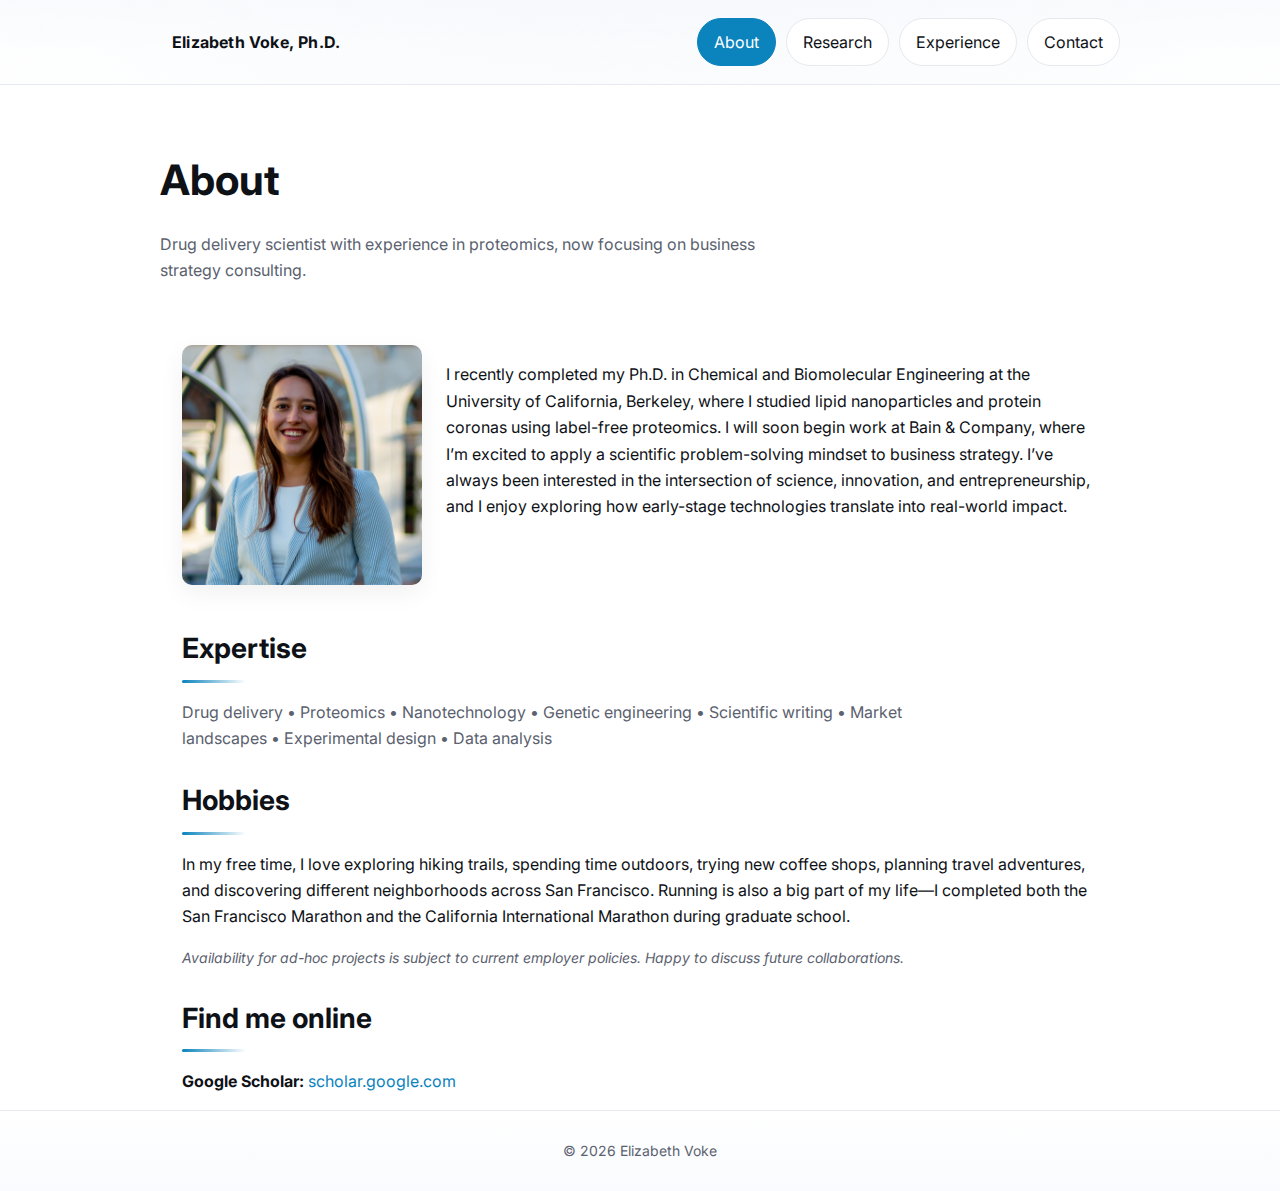
<file: index.html>
<!DOCTYPE html>
<html lang="en">
<head>
  <meta charset="utf-8" />
  <meta name="viewport" content="width=device-width,initial-scale=1" />
  <title>Elizabeth Voke, Ph.D. — About</title>
  <link rel="stylesheet" href="styles.css" />
  <meta name="description"
        content="Drug delivery scientist with experience in proteomics, now focusing on business strategy consulting." />
</head>

<body>
  <header class="site">
    <div class="wrap topbar">
      <div class="brand">Elizabeth Voke, Ph.D.</div>

      <nav class="tabs">
        <a href="index.html" class="active">About</a>

        <!-- Research tab now links directly to Publications (Option A) -->
        <div class="dropdown">
          <a href="publications.html#publications" class="dropbtn">Research</a>
          <div class="dropdown-content">
            <a href="publications.html#publications">Publications</a>
            <a href="publications.html#presentations">Presentations</a>
          </div>
        </div>

        <a href="experience.html">Experience</a>
        <a href="contact.html">Contact</a>
      </nav>
    </div>
  </header>

  <div class="wrap hero">
    <h1>About</h1>
    <p class="tagline">
      Drug delivery scientist with experience in proteomics, now focusing on business strategy consulting.
    </p>
  </div>

  <main class="wrap">
    <!-- Clean, aligned split layout -->
    <div class="about-split">
      <img src="images/profile-placeholder.png" alt="Profile photo" class="about-photo">
      <div class="about-text">
        <p>
          I recently completed my Ph.D. in Chemical and Biomolecular Engineering at the University of California,
          Berkeley, where I studied lipid nanoparticles and protein coronas using label-free proteomics. I will soon
          begin work at Bain &amp; Company, where I’m excited to apply a scientific problem-solving mindset to business
          strategy. I’ve always been interested in the intersection of science, innovation, and entrepreneurship, and I
          enjoy exploring how early-stage technologies translate into real-world impact.
        </p>
      </div>
    </div>

    <h2>Expertise</h2>
    <p class="lead">
      Drug delivery • Proteomics • Nanotechnology • Genetic engineering • Scientific writing • Market landscapes
      • Experimental design • Data analysis
    </p>

    <h2>Hobbies</h2>
    <p>
      In my free time, I love exploring hiking trails, spending time outdoors, trying new coffee shops, planning travel adventures, and discovering different neighborhoods across San Francisco. Running is also a big part of my life—I completed both the San Francisco Marathon and the California International Marathon during graduate school.
    </p>


    <p class="note">
      <em>Availability for ad-hoc projects is subject to current employer policies. Happy to discuss future collaborations.</em>
    </p>

    <h2>Find me online</h2>
    <p>
      <strong>Google Scholar:</strong>
      <a href="https://scholar.google.com/citations?view_op=search_authors&amp;mauthors=Elizabeth+Voke"
         target="_blank" rel="noopener">
        scholar.google.com
      </a>
    </p>

  </main>

  <footer class="site">
    © <script>document.write(new Date().getFullYear())</script> Elizabeth Voke
  </footer>

</body>
</html>
</file>
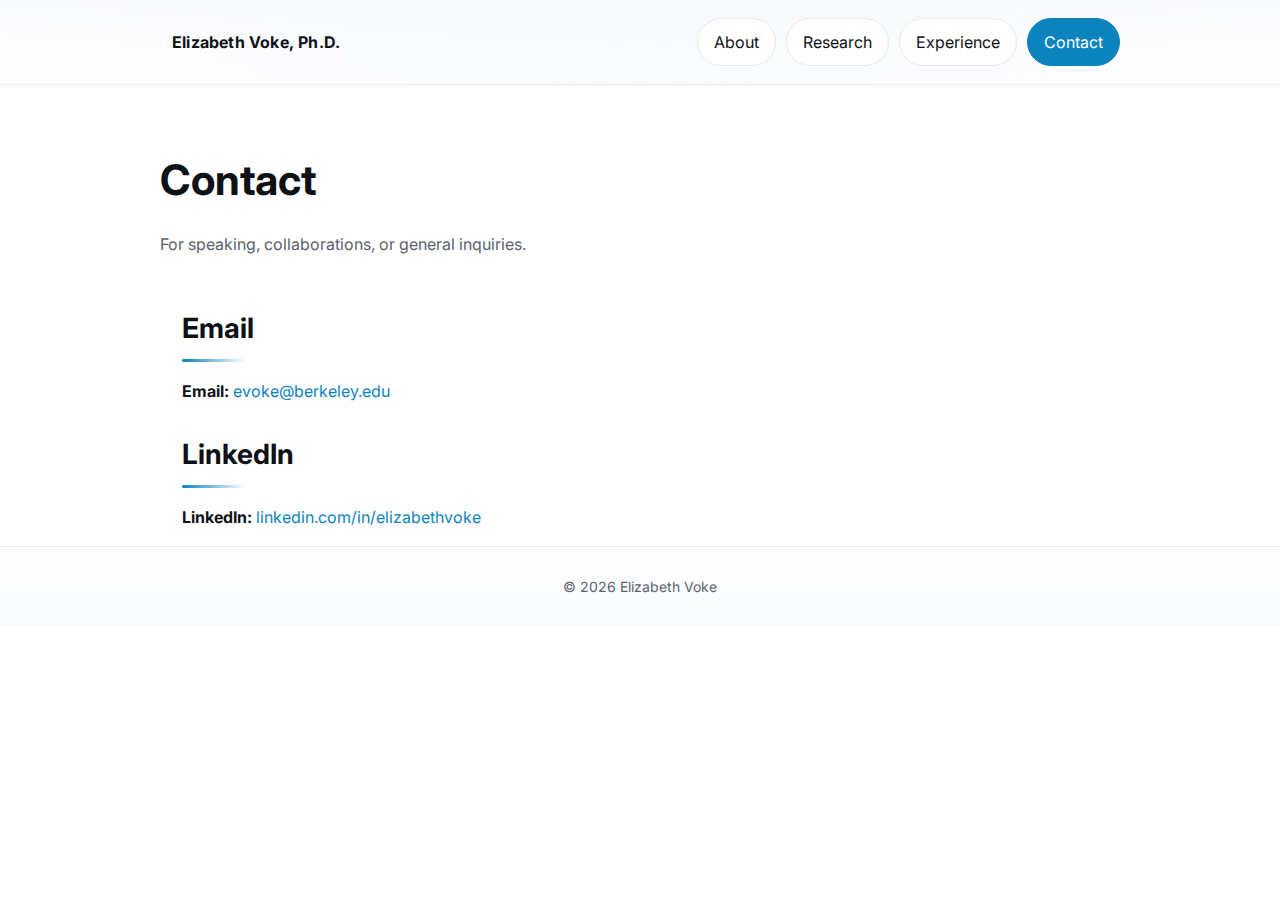
<file: contact.html>
<!DOCTYPE html>
<html lang="en">
<head>
  <meta charset="utf-8" />
  <meta name="viewport" content="width=device-width,initial-scale=1" />
  <title>Contact — Elizabeth Voke, Ph.D.</title>
  <link rel="stylesheet" href="styles.css" />
  <meta name="description" content="Contact Elizabeth Voke, Ph.D." />
</head>

<body>
  <header class="site">
    <div class="wrap topbar">
      <div class="brand">Elizabeth Voke, Ph.D.</div>

      <nav class="tabs">
        <a href="index.html">About</a>

        <div class="dropdown">
          <!-- Research goes directly to Publications (Option A) -->
          <a href="publications.html#publications" class="dropbtn">Research</a>
          <div class="dropdown-content">
            <a href="publications.html#publications">Publications</a>
            <a href="publications.html#presentations">Presentations</a>
          </div>
        </div>

        <a href="experience.html">Experience</a>
        <a href="contact.html" class="active">Contact</a>
      </nav>
    </div>
  </header>

  <div class="wrap hero">
    <h1>Contact</h1>
    <p class="tagline">For speaking, collaborations, or general inquiries.</p>
  </div>

  <main class="wrap">

    <h2>Email</h2>
    <p>
      <strong>Email:</strong>
      <span id="email"></span>
    </p>

    <script>
      // Scraper-safe email assembly
      const u = "evoke";
      const d = "berkeley.edu";
      const fullEmail = u + "@" + d;

      const emailTag = document.createElement("a");
      emailTag.href = "mailto:" + fullEmail;
      emailTag.textContent = fullEmail;

      document.getElementById("email").appendChild(emailTag);
    </script>

    <h2>LinkedIn</h2>
    <p>
      <strong>LinkedIn:</strong>
      <a href="https://www.linkedin.com/in/elizabethvoke"
         target="_blank" rel="noopener">
         linkedin.com/in/elizabethvoke
      </a>
    </p>

  </main>

  <footer class="site">
    © <script>document.write(new Date().getFullYear())</script> Elizabeth Voke
  </footer>

</body>
</html>
</file>
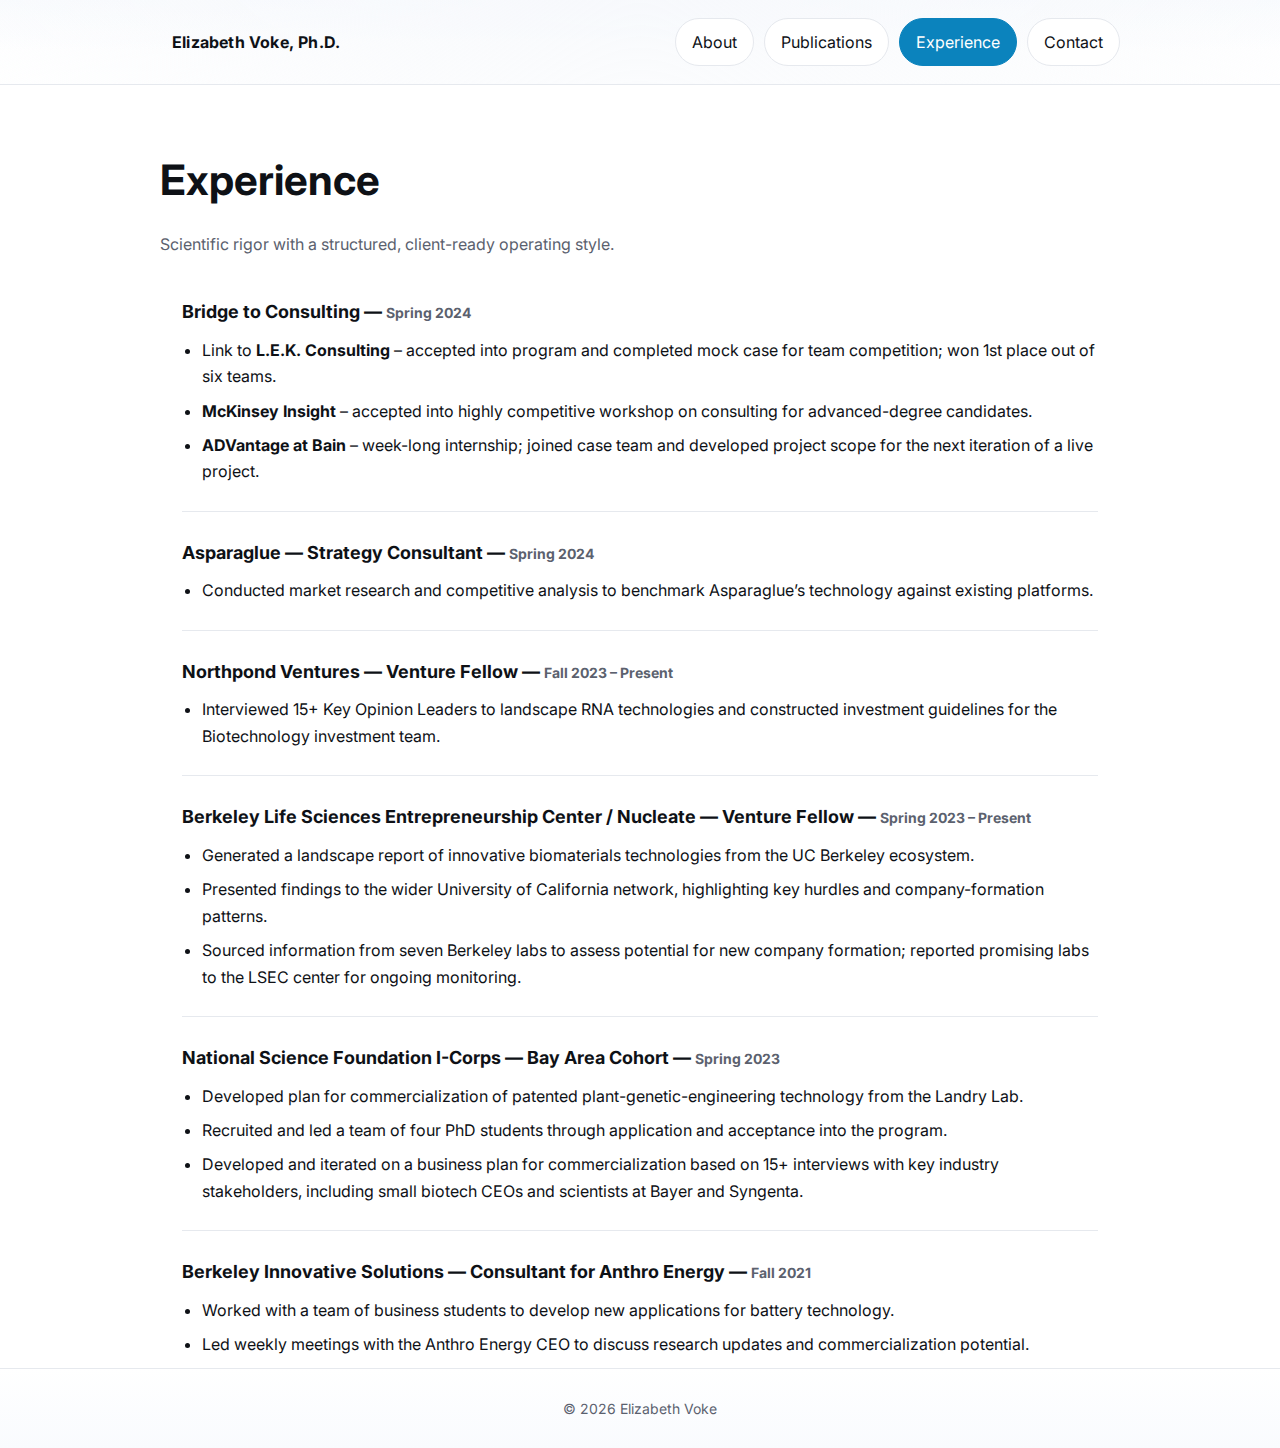
<file: experience.html>
<!DOCTYPE html>
<html lang="en">
<head>
  <meta charset="utf-8" />
  <meta name="viewport" content="width=device-width,initial-scale=1" />
  <title>Experience — Elizabeth Voke, Ph.D.</title>
  <link rel="stylesheet" href="styles.css" />
  <meta name="description" content="Experience of Elizabeth Voke, Ph.D." />
</head>
<body>
<header class="site">
  <div class="wrap topbar">
    <div class="brand">Elizabeth Voke, Ph.D.</div>
    <nav class="tabs">
      <a href="index.html">About</a>
      <a href="publications.html">Publications</a>
      <a href="experience.html" class="active">Experience</a>
      <a href="contact.html" class="cta">Contact</a>
    </nav>
  </div>
</header>

<div class="wrap hero">
  <h1>Experience</h1>
  <p class="tagline">Scientific rigor with a structured, client-ready operating style.</p>
</div>

<main class="wrap">
  <h3 class="small">Bridge to Consulting — <span class="note">Spring 2024</span></h3>
  <ul class="clean">
    <li>Link to <strong>L.E.K. Consulting</strong> – accepted into program and completed mock case for team competition; won 1st place out of six teams.</li>
    <li><strong>McKinsey Insight</strong> – accepted into highly competitive workshop on consulting for advanced-degree candidates.</li>
    <li><strong>ADVantage at Bain</strong> – week-long internship; joined case team and developed project scope for the next iteration of a live project.</li>
  </ul>
  <div class="divider"></div>

  <h3 class="small">Asparaglue — Strategy Consultant — <span class="note">Spring 2024</span></h3>
  <ul class="clean">
    <li>Conducted market research and competitive analysis to benchmark Asparaglue’s technology against existing platforms.</li>
  </ul>
  <div class="divider"></div>

  <h3 class="small">Northpond Ventures — Venture Fellow — <span class="note">Fall 2023 – Present</span></h3>
  <ul class="clean">
    <li>Interviewed 15+ Key Opinion Leaders to landscape RNA technologies and constructed investment guidelines for the Biotechnology investment team.</li>
  </ul>
  <div class="divider"></div>

  <h3 class="small">Berkeley Life Sciences Entrepreneurship Center / Nucleate — Venture Fellow — <span class="note">Spring 2023 – Present</span></h3>
  <ul class="clean">
    <li>Generated a landscape report of innovative biomaterials technologies from the UC Berkeley ecosystem.</li>
    <li>Presented findings to the wider University of California network, highlighting key hurdles and company-formation patterns.</li>
    <li>Sourced information from seven Berkeley labs to assess potential for new company formation; reported promising labs to the LSEC center for ongoing monitoring.</li>
  </ul>
  <div class="divider"></div>

  <h3 class="small">National Science Foundation I-Corps — Bay Area Cohort — <span class="note">Spring 2023</span></h3>
  <ul class="clean">
    <li>Developed plan for commercialization of patented plant-genetic-engineering technology from the Landry Lab.</li>
    <li>Recruited and led a team of four PhD students through application and acceptance into the program.</li>
    <li>Developed and iterated on a business plan for commercialization based on 15+ interviews with key industry stakeholders, including small biotech CEOs and scientists at Bayer and Syngenta.</li>
  </ul>
  <div class="divider"></div>

  <h3 class="small">Berkeley Innovative Solutions — Consultant for Anthro Energy — <span class="note">Fall 2021</span></h3>
  <ul class="clean">
    <li>Worked with a team of business students to develop new applications for battery technology.</li>
    <li>Led weekly meetings with the Anthro Energy CEO to discuss research updates and commercialization potential.</li>
  </ul>
</main>

<footer class="site">
  © <script>document.write(new Date().getFullYear())</script> Elizabeth Voke
</footer>
</body>
</html>
</file>
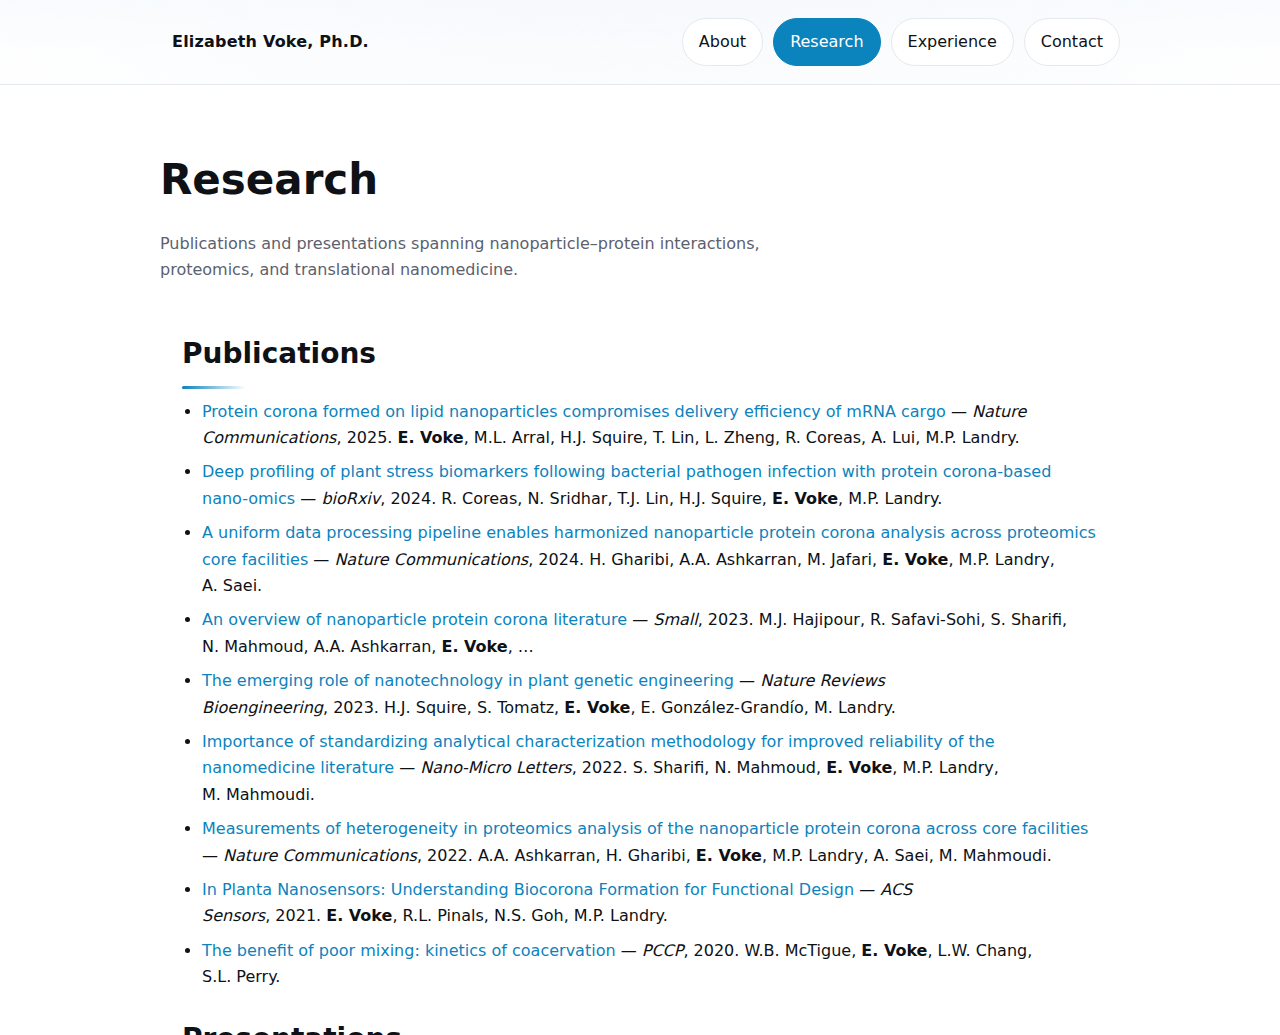
<file: presentations.html>
<!DOCTYPE html>
<html lang="en">
<head>
  <meta charset="utf-8">
  <meta http-equiv="refresh" content="0; url=publications.html#presentations">
  <title>Redirecting…</title>
</head>
<body>
  <p>Redirecting to <a href="publications.html#presentations">Research Presentations</a>…</p>
</body>
</html>
</file>
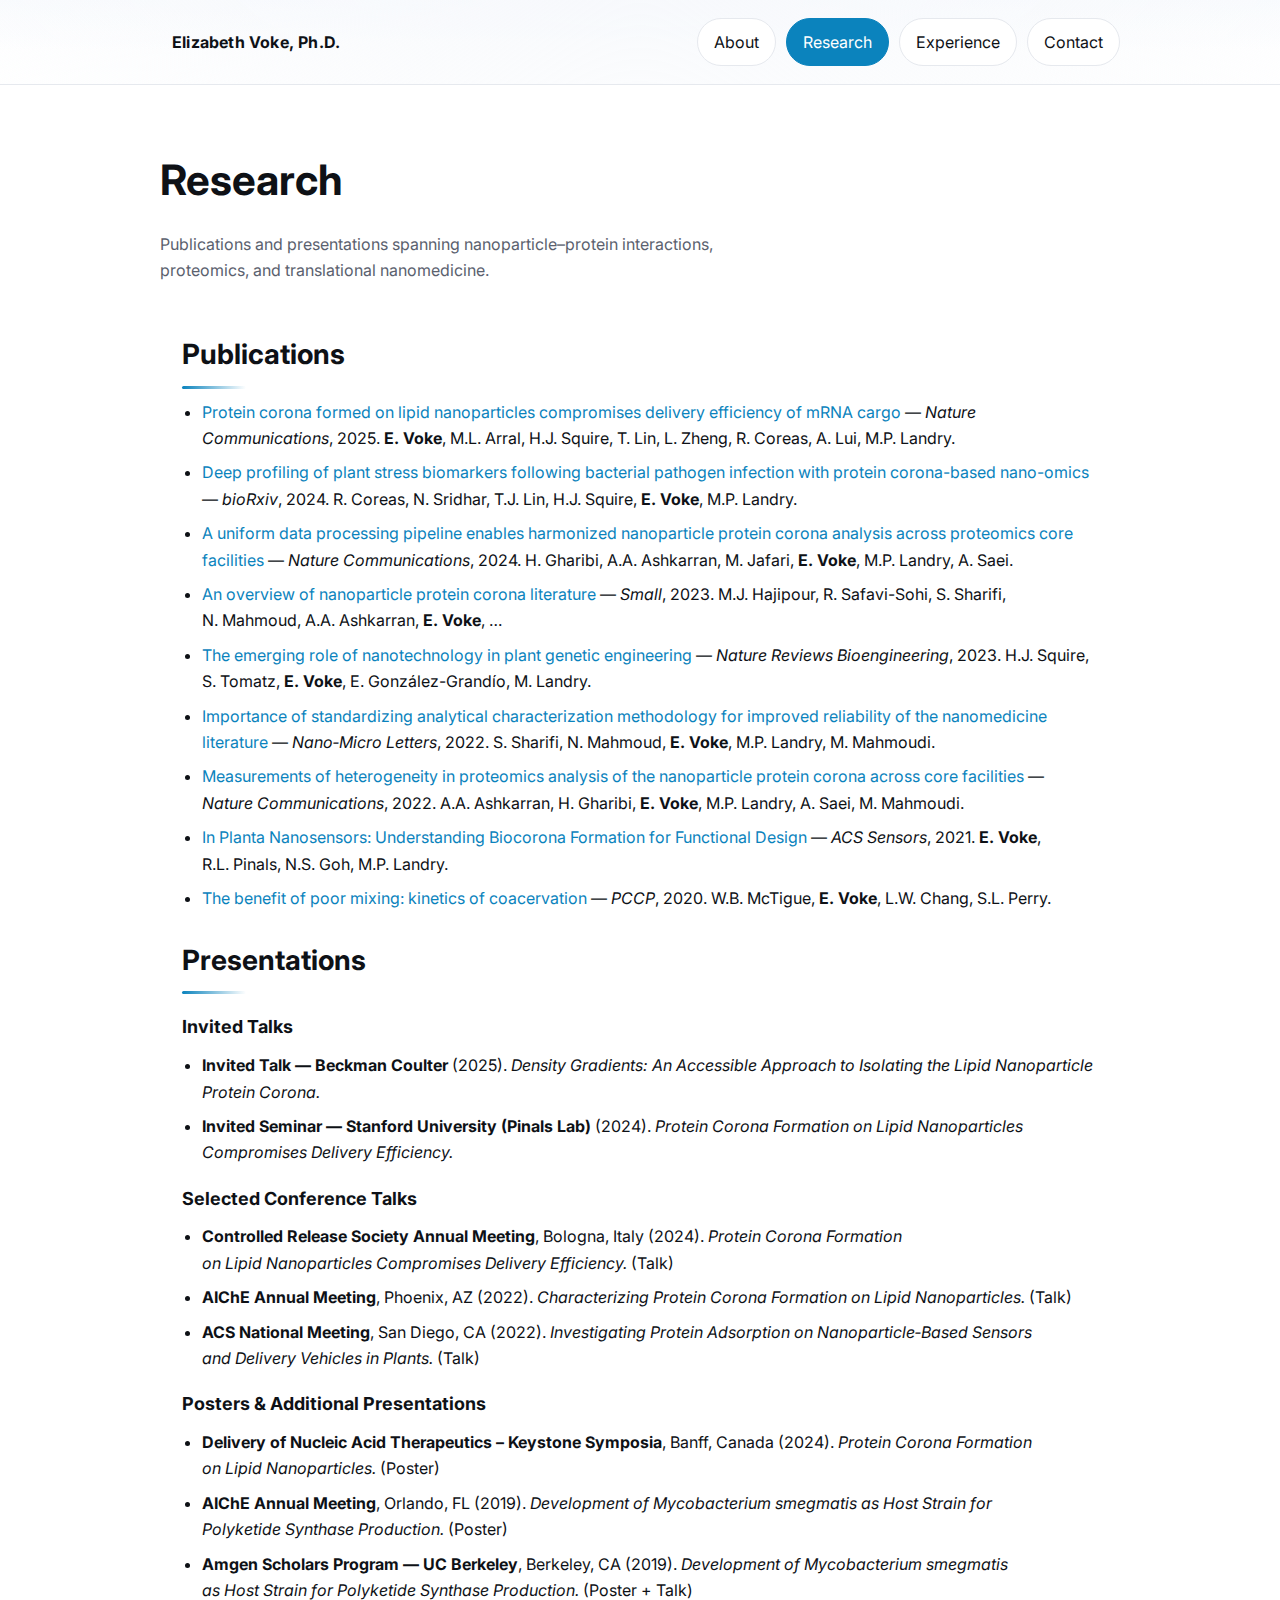
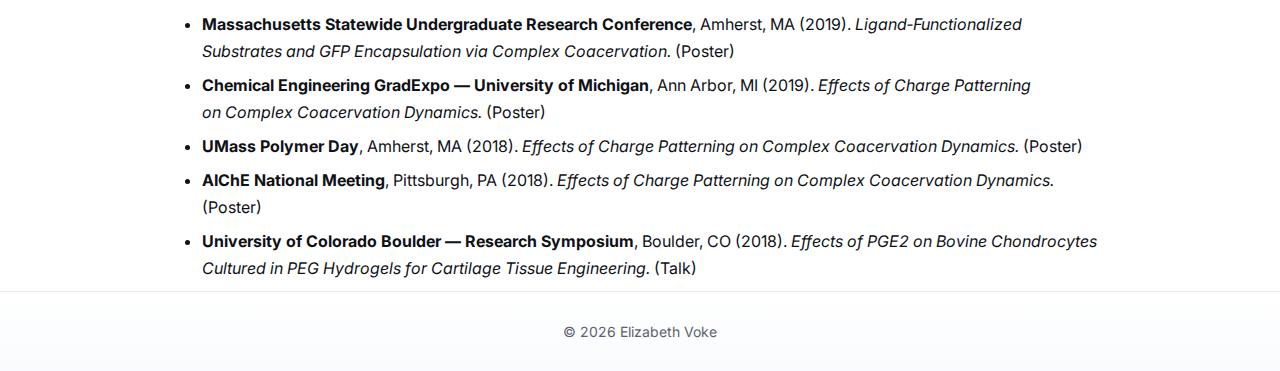
<file: publications.html>
<!DOCTYPE html>
<html lang="en">
<head>
  <meta charset="utf-8" />
  <meta name="viewport" content="width=device-width,initial-scale=1" />
  <title>Research — Elizabeth Voke, Ph.D.</title>
  <link rel="stylesheet" href="styles.css" />
  <meta name="description" content="Publications and presentations by Elizabeth Voke, Ph.D." />
</head>

<body>
  <header class="site">
    <div class="wrap topbar">
      <div class="brand">Elizabeth Voke, Ph.D.</div>

      <nav class="tabs">
        <a href="index.html">About</a>
        <div class="dropdown">
          <!-- Research tab links to top of this page -->
          <a href="publications.html#publications" class="dropbtn active">Research</a>
          <div class="dropdown-content">
            <a href="publications.html#publications">Publications</a>
            <a href="publications.html#presentations">Presentations</a>
          </div>
        </div>
        <a href="experience.html">Experience</a>
        <a href="contact.html" class="cta">Contact</a>
      </nav>
    </div>
  </header>

  <div class="wrap hero">
    <h1>Research</h1>
    <p class="tagline">
      Publications and presentations spanning nanoparticle–protein interactions, proteomics, and translational nanomedicine.
    </p>
  </div>

  <main class="wrap">
    <!-- Publications Section -->
    <h2 id="publications">Publications</h2>
    <ul class="clean">
      <li><a href="https://www.nature.com/articles/s41467-025-63726-2">Protein corona formed on lipid nanoparticles compromises delivery efficiency of mRNA cargo</a> — <em>Nature Communications</em>, 2025. <strong>E. Voke</strong>, M.L. Arral, H.J. Squire, T. Lin, L. Zheng, R. Coreas, A. Lui, M.P. Landry.</li>
      <li><a href="https://www.biorxiv.org/content/10.1101/2024.12.12.627884v1.abstract">Deep profiling of plant stress biomarkers following bacterial pathogen infection with protein corona-based nano-omics</a> — <em>bioRxiv</em>, 2024. R. Coreas, N. Sridhar, T.J. Lin, H.J. Squire, <strong>E. Voke</strong>, M.P. Landry.</li>
      <li><a href="https://www.nature.com/articles/s41467-023-44678-x">A uniform data processing pipeline enables harmonized nanoparticle protein corona analysis across proteomics core facilities</a> — <em>Nature Communications</em>, 2024. H. Gharibi, A.A. Ashkarran, M. Jafari, <strong>E. Voke</strong>, M.P. Landry, A. Saei.</li>
      <li><a href="https://onlinelibrary.wiley.com/doi/10.1002/smll.202301838">An overview of nanoparticle protein corona literature</a> — <em>Small</em>, 2023. M.J. Hajipour, R. Safavi-Sohi, S. Sharifi, N. Mahmoud, A.A. Ashkarran, <strong>E. Voke</strong>, …</li>
      <li><a href="https://www.nature.com/articles/s44222-023-00037-5">The emerging role of nanotechnology in plant genetic engineering</a> — <em>Nature Reviews Bioengineering</em>, 2023. H.J. Squire, S. Tomatz, <strong>E. Voke</strong>, E. González-Grandío, M. Landry.</li>
      <li><a href="https://link.springer.com/article/10.1007/s40820-022-00922-5">Importance of standardizing analytical characterization methodology for improved reliability of the nanomedicine literature</a> — <em>Nano‑Micro Letters</em>, 2022. S. Sharifi, N. Mahmoud, <strong>E. Voke</strong>, M.P. Landry, M. Mahmoudi.</li>
      <li><a href="https://www.nature.com/articles/s41467-022-34438-8">Measurements of heterogeneity in proteomics analysis of the nanoparticle protein corona across core facilities</a> — <em>Nature Communications</em>, 2022. A.A. Ashkarran, H. Gharibi, <strong>E. Voke</strong>, M.P. Landry, A. Saei, M. Mahmoudi.</li>
      <li><a href="https://pubs.acs.org/doi/abs/10.1021/acssensors.1c01159">In Planta Nanosensors: Understanding Biocorona Formation for Functional Design</a> — <em>ACS Sensors</em>, 2021. <strong>E. Voke</strong>, R.L. Pinals, N.S. Goh, M.P. Landry.</li>
      <li><a href="https://pubs.rsc.org/en/content/articlelanding/2020/cp/d0cp03224g/unauth">The benefit of poor mixing: kinetics of coacervation</a> — <em>PCCP</em>, 2020. W.B. McTigue, <strong>E. Voke</strong>, L.W. Chang, S.L. Perry.</li>
    </ul>

    <!-- Presentations Section -->
    <h2 id="presentations">Presentations</h2>

    <h3>Invited Talks</h3>
    <ul class="clean">
      <li>
        <strong>Invited Talk — Beckman Coulter</strong> (2025).  
        <em>Density Gradients: An Accessible Approach to Isolating the Lipid Nanoparticle Protein Corona.</em>
      </li>
      <li>
        <strong>Invited Seminar — Stanford University (Pinals Lab)</strong> (2024).  
        <em>Protein Corona Formation on Lipid Nanoparticles Compromises Delivery Efficiency.</em>
      </li>
    </ul>

    <h3>Selected Conference Talks</h3>
    <ul class="clean">
      <li>
        <strong>Controlled Release Society Annual Meeting</strong>, Bologna, Italy (2024).  
        <em>Protein Corona Formation on Lipid Nanoparticles Compromises Delivery Efficiency.</em> (Talk)
      </li>
      <li>
        <strong>AIChE Annual Meeting</strong>, Phoenix, AZ (2022).  
        <em>Characterizing Protein Corona Formation on Lipid Nanoparticles.</em> (Talk)
      </li>
      <li>
        <strong>ACS National Meeting</strong>, San Diego, CA (2022).  
        <em>Investigating Protein Adsorption on Nanoparticle‑Based Sensors and Delivery Vehicles in Plants.</em> (Talk)
      </li>
    </ul>

    <h3>Posters & Additional Presentations</h3>
    <ul class="clean">
      <li>
        <strong>Delivery of Nucleic Acid Therapeutics – Keystone Symposia</strong>, Banff, Canada (2024).  
        <em>Protein Corona Formation on Lipid Nanoparticles.</em> (Poster)
      </li>
      <li>
        <strong>AIChE Annual Meeting</strong>, Orlando, FL (2019).  
        <em>Development of Mycobacterium smegmatis as Host Strain for Polyketide Synthase Production.</em> (Poster)
      </li>
      <li>
        <strong>Amgen Scholars Program — UC Berkeley</strong>, Berkeley, CA (2019).  
        <em>Development of Mycobacterium smegmatis as Host Strain for Polyketide Synthase Production.</em> (Poster + Talk)
      </li>
      <li>
        <strong>Massachusetts Statewide Undergraduate Research Conference</strong>, Amherst, MA (2019).  
        <em>Ligand‑Functionalized Substrates and GFP Encapsulation via Complex Coacervation.</em> (Poster)
      </li>
      <li>
        <strong>Chemical Engineering GradExpo — University of Michigan</strong>, Ann Arbor, MI (2019).  
        <em>Effects of Charge Patterning on Complex Coacervation Dynamics.</em> (Poster)
      </li>
      <li>
        <strong>UMass Polymer Day</strong>, Amherst, MA (2018).  
        <em>Effects of Charge Patterning on Complex Coacervation Dynamics.</em> (Poster)
      </li>
      <li>
        <strong>AIChE National Meeting</strong>, Pittsburgh, PA (2018).  
        <em>Effects of Charge Patterning on Complex Coacervation Dynamics.</em> (Poster)
      </li>
      <li>
        <strong>University of Colorado Boulder — Research Symposium</strong>, Boulder, CO (2018).  
        <em>Effects of PGE2 on Bovine Chondrocytes Cultured in PEG Hydrogels for Cartilage Tissue Engineering.</em> (Talk)
      </li>
    </ul>
  </main>

  <footer class="site">
    © <script>document.write(new Date().getFullYear())</script> Elizabeth Voke
  </footer>

</body>
</html>
</file>
<file: styles.css>
/* ========================================================
   Global: Typography, Colors, Structure
======================================================== */

@import url('https://fonts.googleapis.com/css2?family=Inter:wght@400;500;600;700&display=swap');

:root {
  --bg: #ffffff;
  --ink: #0e1116;         /* primary text */
  --muted: #5b616e;       /* secondary text */
  --line: #e6e9ee;        /* borders */
  --brand: #0b83bd;       /* accent / active link */
  --surface: #f7f9fc;

  --radius: 14px;
  --pill: 999px;
  --shadow: 0 8px 24px rgba(16, 24, 40, 0.06);
}

* {
  box-sizing: border-box;
}

body {
  margin: 0;
  background: var(--bg);
  color: var(--ink);
  font-family: 'Inter', system-ui, sans-serif;
  line-height: 1.65;
  -webkit-font-smoothing: antialiased;
}

a {
  color: var(--brand);
  text-decoration: none;
}

a:hover {
  text-decoration: underline;
}

.wrap {
  max-width: 960px;
  margin: 0 auto;
  padding: 0 22px;
}


/* ========================================================
   Header / Navigation
======================================================== */

header.site {
  border-bottom: 1px solid var(--line);
  background:
    radial-gradient(1200px 400px at 50% -50%, var(--surface), transparent 70%),
    linear-gradient(180deg, #f9fbfe 0%, #ffffff 60%);
}

.topbar {
  display: flex;
  justify-content: space-between;
  align-items: center;
  padding: 18px 0;
  gap: 16px;
}

.brand {
  font-weight: 700;
  letter-spacing: 0.2px;
  padding: 8px 12px;
}

nav.tabs {
  display: flex;
  gap: 10px;
  flex-wrap: wrap;
}

nav.tabs a,
nav.tabs button.dropbtn {
  display: inline-flex;
  align-items: center;
  padding: 10px 16px;
  font: inherit;
  background: #fff;
  border: 1px solid var(--line);
  border-radius: var(--pill);
  color: var(--ink);
  cursor: pointer;
  transition: all 0.18s ease;
}

nav.tabs a:hover,
nav.tabs button.dropbtn:hover {
  transform: translateY(-1px);
  box-shadow: var(--shadow);
  text-decoration: none;
}

nav.tabs a.active,
nav.tabs button.dropbtn.active,
.dropdown:hover .dropbtn {
  background: var(--brand);
  border-color: var(--brand);
  color: #fff;
}


/* ========================================================
   Dropdown Menu (flattened, no bubbles)
======================================================== */

.dropdown {
  position: relative;
}

.dropbtn {
  background: #fff;
  border: 1px solid var(--line);
}

/* dropdown box */
.dropdown-content {
  display: none;
  position: absolute;
  left: 0;
  top: 110%;
  min-width: 180px;
  background: #fff;
  border: 1px solid var(--line);
  border-radius: var(--radius);
  box-shadow: var(--shadow);
  z-index: 10;
}

/* remove bubble styling */
.dropdown-content a {
  display: block;
  padding: 10px 14px;
  color: var(--ink);
  background: #fff;
  border-radius: 0;
  border-bottom: 1px solid var(--line);
  box-shadow: none;
}

.dropdown-content a:last-child {
  border-bottom: none;
}

.dropdown-content a:hover {
  background: var(--surface);
}

.dropdown:hover .dropdown-content {
  display: block;
}


/* ========================================================
   Hero Section
======================================================== */

.hero {
  padding: 60px 0 6px;
}

h1 {
  font-size: clamp(30px, 5vw, 42px);
  margin: 0 0 6px;
}

.tagline {
  color: var(--muted);
  max-width: 60ch;
}


/* ========================================================
   Main Content
======================================================== */

main {
  padding: 28px 0 72px;
}

h2 {
  font-size: clamp(22px, 3vw, 28px);
  margin: 26px 0 10px;
}

h2::after {
  content: "";
  display: block;
  width: 64px;
  height: 3px;
  margin-top: 8px;
  background: linear-gradient(90deg, var(--brand), transparent);
  border-radius: 2px;
}

h3 {
  font-size: 18px;
  margin: 18px 0 8px;
}

p.lead {
  color: var(--muted);
  max-width: 72ch;
}

.note {
  color: var(--muted);
  font-size: 14px;
}

ul.clean {
  padding-left: 20px;
  margin: 10px 0;
}

ul.clean li {
  margin: 8px 0;
}

.divider {
  height: 1px;
  background: var(--line);
  margin: 26px 0;
}

.card {
  background: #fff;
  border: 1px solid var(--line);
  border-radius: var(--radius);
  box-shadow: var(--shadow);
  padding: 18px;
}


/* ========================================================
   About Page Split Layout
======================================================== */

.about-split {
  display: flex;
  align-items: flex-start;
  gap: 24px;
  margin: 40px 0;
}

.about-photo {
  width: 240px;
  height: 240px;
  border-radius: 10px;
  object-fit: cover;
  box-shadow: var(--shadow);
  flex-shrink: 0;
  display: block;
}

.about-text {
  flex: 1;
  font-size: 16px;
  line-height: 1.65;
}

.about-text .lead {
  font-size: 18px;
  color: var(--muted);
  margin-bottom: 16px;
}

@media (max-width: 720px) {
  .about-split {
    flex-direction: column;
    align-items: center;
    text-align: left;
  }
  .about-photo {
    margin-bottom: 16px;
  }
}


/* ========================================================
   Research Sidebar Layout (Publications + Presentations)
======================================================== */

.research-layout {
  display: flex;
  gap: 40px;
}

.research-side {
  width: 180px;
  position: sticky;
  top: 120px;
  align-self: flex-start;
}

.side-link {
  display: block;
  padding: 8px 0;
  color: var(--ink);
  text-decoration: none;
  font-size: 15px;
}

.side-link:hover {
  color: var(--brand);
}

.side-link.active {
  color: var(--brand);
  font-weight: 600;
  border-left: 3px solid var(--brand);
  padding-left: 6px;
}

.research-content {
  flex: 1;
}


/* ========================================================
   Footer
======================================================== */

footer.site {
  border-top: 1px solid var(--line);
  padding: 28px 0;
  text-align: center;
  color: var(--muted);
  font-size: 14px;
  background: linear-gradient(180deg, #ffffff, #f9fbfe);
}
</file>
